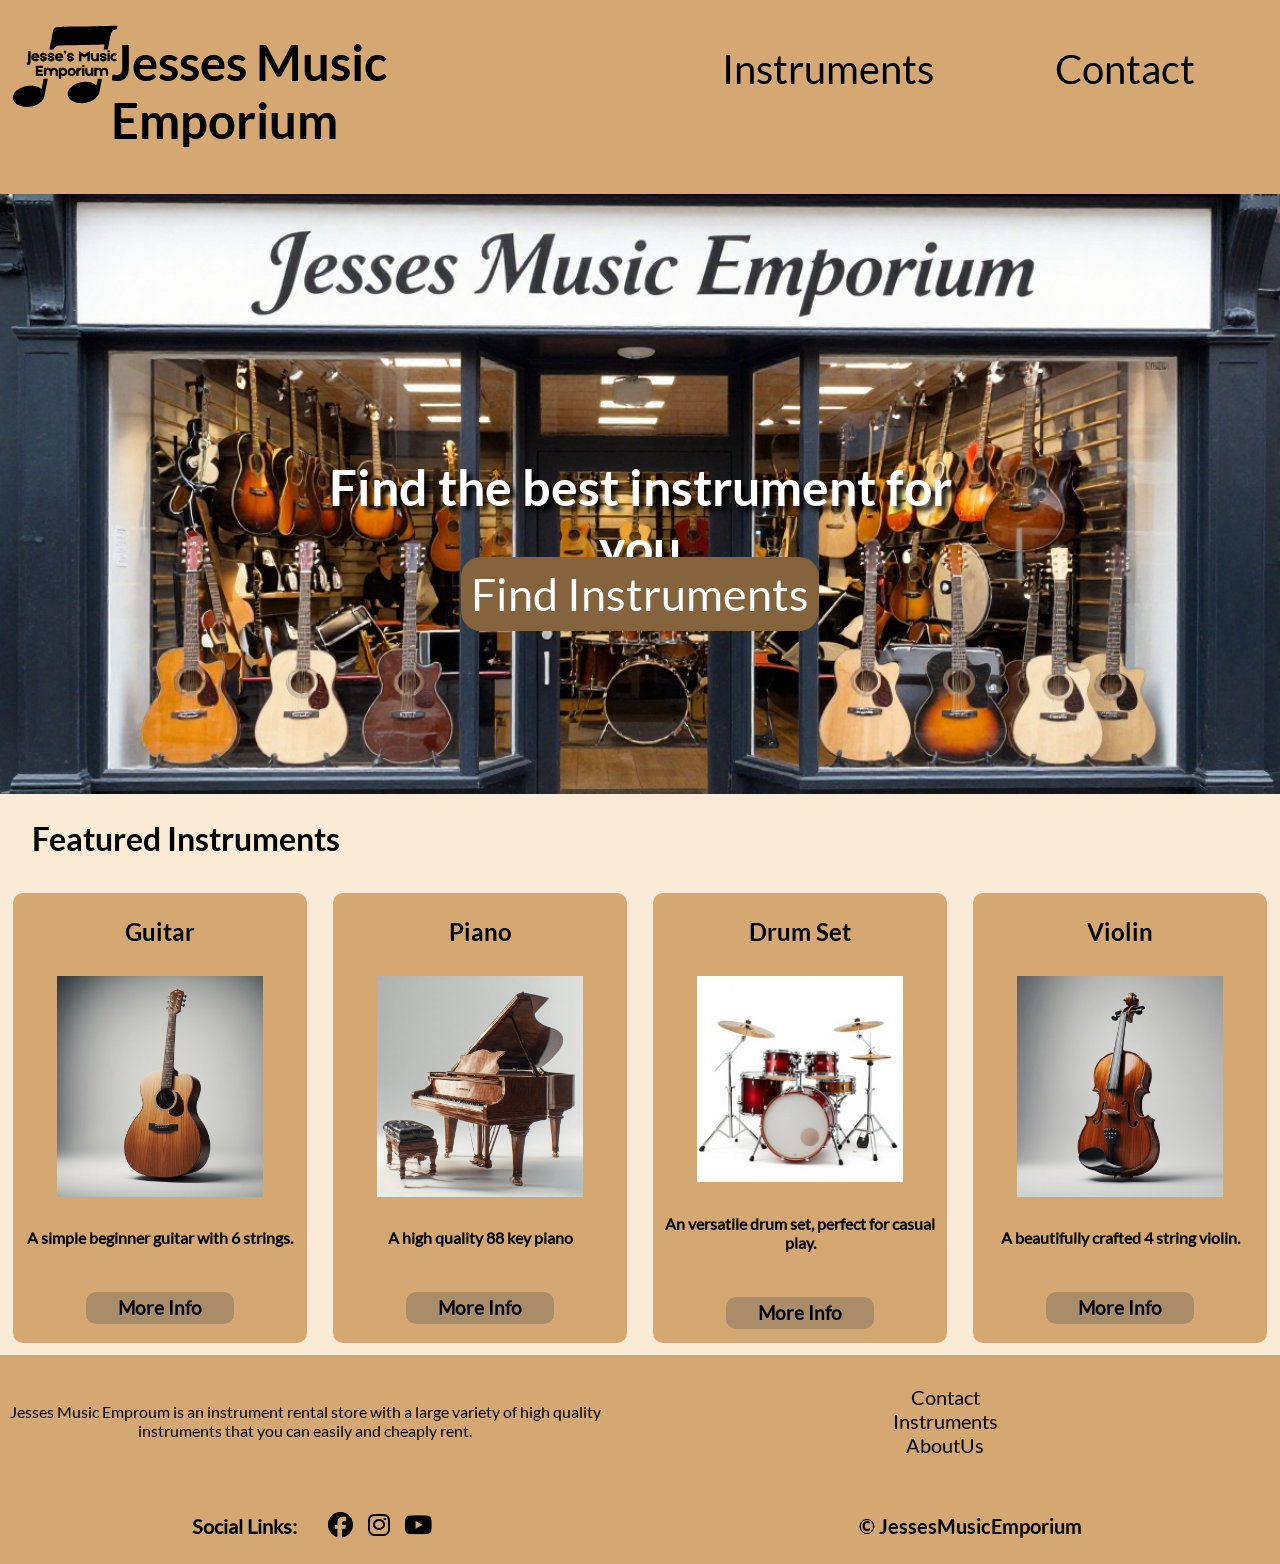
<file: index.html>
<!DOCTYPE html>
<html lang="en">
<head>
    <meta charset="UTF-8">
    <meta name="viewport" content="width=device-width, initial-scale=1.0">
    <title>Home - Jesses Music Emporium</title>
    <link rel="stylesheet" href="styles.css">
    <link rel="stylesheet" href="https://cdnjs.cloudflare.com/ajax/libs/font-awesome/6.5.1/css/all.min.css">
</head>
<body>
    <header class="head">
        <div class="container">
            <div class="logo">
                <a href="index.html">
                     <img href="index.html" class="logoImg" src="Images/jmLogo.svg" alt="Jesses Music Emporium Logo">
                </a>
            </div>
            <div class="title">
                <h1 class="titleText">Jesses Music Emporium</h1>
            </div>
            <div class="nav">
                <a class="instrumentsBTN" href="instruments.html">Instruments</a>
                <a class="contactBTN" href="contact.html">Contact</a>
            </div>
        </div>
    </header>
    
    <div class="hero-Section">
        <img class="Hero-StoreImg" src="Images/storeFront.jpg" alt="StoreImg">
        <h1 class="Hero-Text">Find the best instrument for you</h1>
        <a href="instruments.html">
            <h2 class="Hero-Button">Find Instruments</h2>
        </a>

    </div>

    <h1 class="Featured-Head">Featured Instruments</h1>
    <div class="FeaturedInstruments">
        <div class="Product">
            <h2 class="ProductTitle">Guitar</h2>
            <img class="ProductImg" src="Images/Guitar.png" alt="Guitar Image">
            <h4 class="ProductBlurb">A simple beginner guitar with 6 strings.</h4>
            <a class="ProductLink" href="contact.html">
                <h3 class="ProductLinkText">More Info</h3>
            </a>
        </div>
        <div class="Product">
            <h2 class="ProductTitle">Piano</h2>
            <img class="ProductImg" src="Images/Piano.png" alt="Piano Image">
            <h4 class="ProductBlurb">A high quality 88 key piano</h4>
            <a class="ProductLink" href="contact.html">
                <h3 class="ProductLinkText">More Info</h3>
            </a>
        </div>
        <div class="Product">
            <h2 class="ProductTitle">Drum Set</h2>
            <img class="ProductImg" src="Images/Dums.jpg" alt="Drums Image">
            <h4 class="ProductBlurb">An versatile drum set, perfect for casual play.</h4>
            <a class="ProductLink" href="contact.html">
                <h3 class="ProductLinkText">More Info</h3>
            </a>
        </div>
        <div class="Product">
            <h2 class="ProductTitle">Violin</h2>
            <img class="ProductImg" src="Images/Violin.png" alt="Violin Image">
            <h4 class="ProductBlurb">A beautifully crafted 4 string violin.</h4>
            <a class="ProductLink" href="contact.html">
                <h3 class="ProductLinkText">More Info</h3>
            </a>
        </div>
    </div>





    <footer>
        <div class="UpperAreaFooter">
            <div class="FooterBlurb">
                <h4 class="FooterBlurbText">
                    Jesses Music Emproum is an instrument rental store with a large variety of high quality instruments that you can easily and cheaply rent.
                </h4>
            </div>
            <div class="PageLinks">
                <a href="contact.html" class="ContactFooter">Contact</a>
                <a href="instruments.html" class="InstrumentsFooter">Instruments</a>
                <a href="aboutus.html" class="AboutusFooter">AboutUs</a>
            </div>
        </div>
        <div class="LowerAreaFooter">
            <div class="SocialIcons">
                <h3 class="SocialLinksText">Social Links: </h3>
                <a href="#" aria-label="Facebook">
                    <i class="fa-brands fa-facebook"></i>
                </a>
                <a href="#" aria-label="Instagram">
                    <i class="fa-brands fa-instagram"></i>
                </a>
                <a href="#" aria-label="Youtube">
                    <i class="fa-brands fa-youtube"></i>
                </a>
            </div>
            <div class="Copyright">
                <h4 class="copyrightText">&copy; JessesMusicEmporium</h4>
            </div>
        </div>
    </footer>
</body>
</html>
</file>
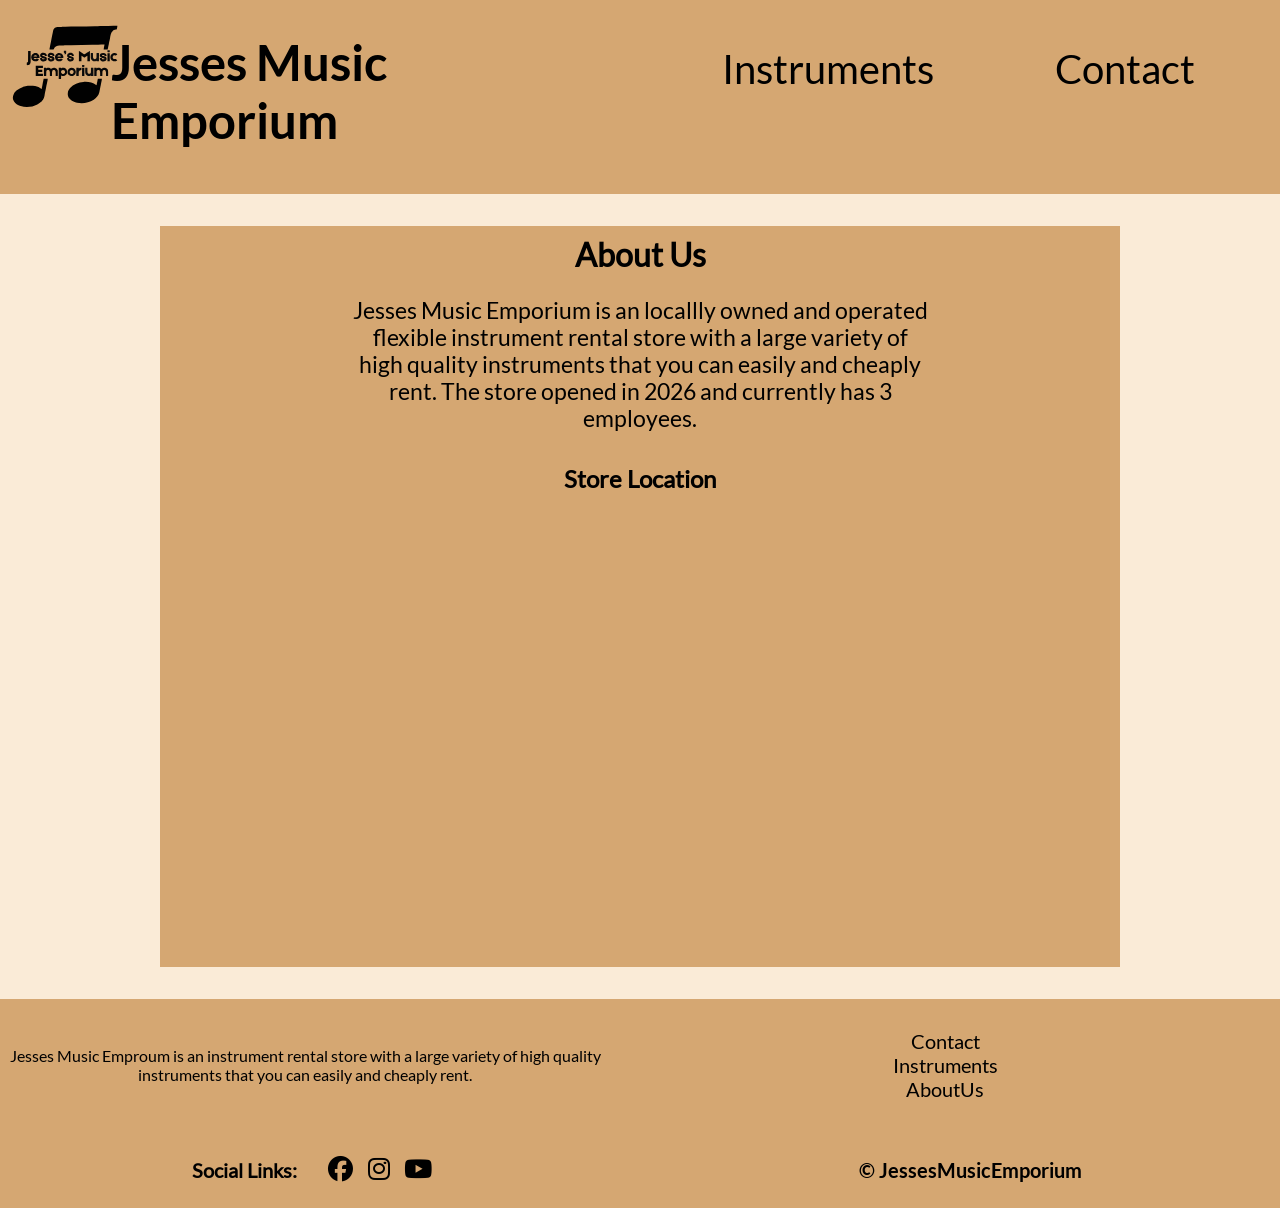
<file: aboutus.html>
<!DOCTYPE html>
<html lang="en">
<head>
    <meta charset="UTF-8">
    <meta name="viewport" content="width=device-width, initial-scale=1.0">
    <title>Home - Jesses Music Emporium</title>
    <link rel="stylesheet" href="styles.css">
    <link rel="stylesheet" href="https://cdnjs.cloudflare.com/ajax/libs/font-awesome/6.5.1/css/all.min.css">
</head>
<body>
    <header>
        <div class="container">
            <div class="logo">
                <a href="index.html">
                     <img href="index.html" class="logoImg" src="Images/jmLogo.svg" alt="Jesses Music Emporium Logo">
                </a>
            </div>
            <div class="title">
                <h1 class="titleText">Jesses Music Emporium</h1>
            </div>
            <div class="nav">
                <a class="instrumentsBTN" href="instruments.html">Instruments</a>
                <a class="contactBTN" href="contact.html">Contact</a>
            </div>
        </div>
    </header>
    


    <div class="AboutUsBody">
        <h1 class="AboutUsTitle">About Us</h1>
        <h3 class="AboutUsMain">Jesses Music Emporium is an locallly owned and operated flexible instrument rental store with a large variety of high quality instruments that you can easily and cheaply rent. The store opened in 2026 and currently has 3 employees.</h3>
        <h2 class="AboutUsSL">Store Location</h2>

        <!-- Google Maps Embed of the store location -->
       <iframe class="MapEmbed" src="https://www.google.com/maps/embed?pb=!1m18!1m12!1m3!1d1544.846257485146!2d174.6937052467982!3d-36.72360178483054!2m3!1f0!2f0!3f0!3m2!1i1024!2i768!4f13.1!3m3!1m2!1s0x6d0d3b8bfcb93905%3A0x4d3f65657e636f3d!2s4%20Gills%20Road%2C%20Albany%2C%20Auckland%200632!5e1!3m2!1sen!2snz!4v1791496052607!5m2!1sen!2snz" width="600" height="450" style="border:0;" allowfullscreen="" loading="lazy" referrerpolicy="strict-origin-when-cross-origin"></iframe>
    </div>





    <footer>
        <div class="UpperAreaFooter">
            <div class="FooterBlurb">
                <h4 class="FooterBlurbText">
                    Jesses Music Emproum is an instrument rental store with a large variety of high quality instruments that you can easily and cheaply rent.
                </h4>
            </div>
            <div class="PageLinks">
                <a href="contact.html" class="ContactFooter">Contact</a>
                <a href="instruments.html" class="InstrumentsFooter">Instruments</a>
                <a href="aboutus.html" class="AboutusFooter">AboutUs</a>
            </div>
        </div>
        <div class="LowerAreaFooter">
            <div class="SocialIcons">
                <h3 class="SocialLinksText">Social Links: </h3>
                <a href="#" aria-label="Facebook">
                    <i class="fa-brands fa-facebook"></i>
                </a>
                <a href="#" aria-label="Instagram">
                    <i class="fa-brands fa-instagram"></i>
                </a>
                <a href="#" aria-label="Youtube">
                    <i class="fa-brands fa-youtube"></i>
                </a>
            </div>
            <div class="Copyright">
                <h4 class="copyrightText">&copy; JessesMusicEmporium</h4>
            </div>
        </div>
    </footer>
</body>
</html>
</file>
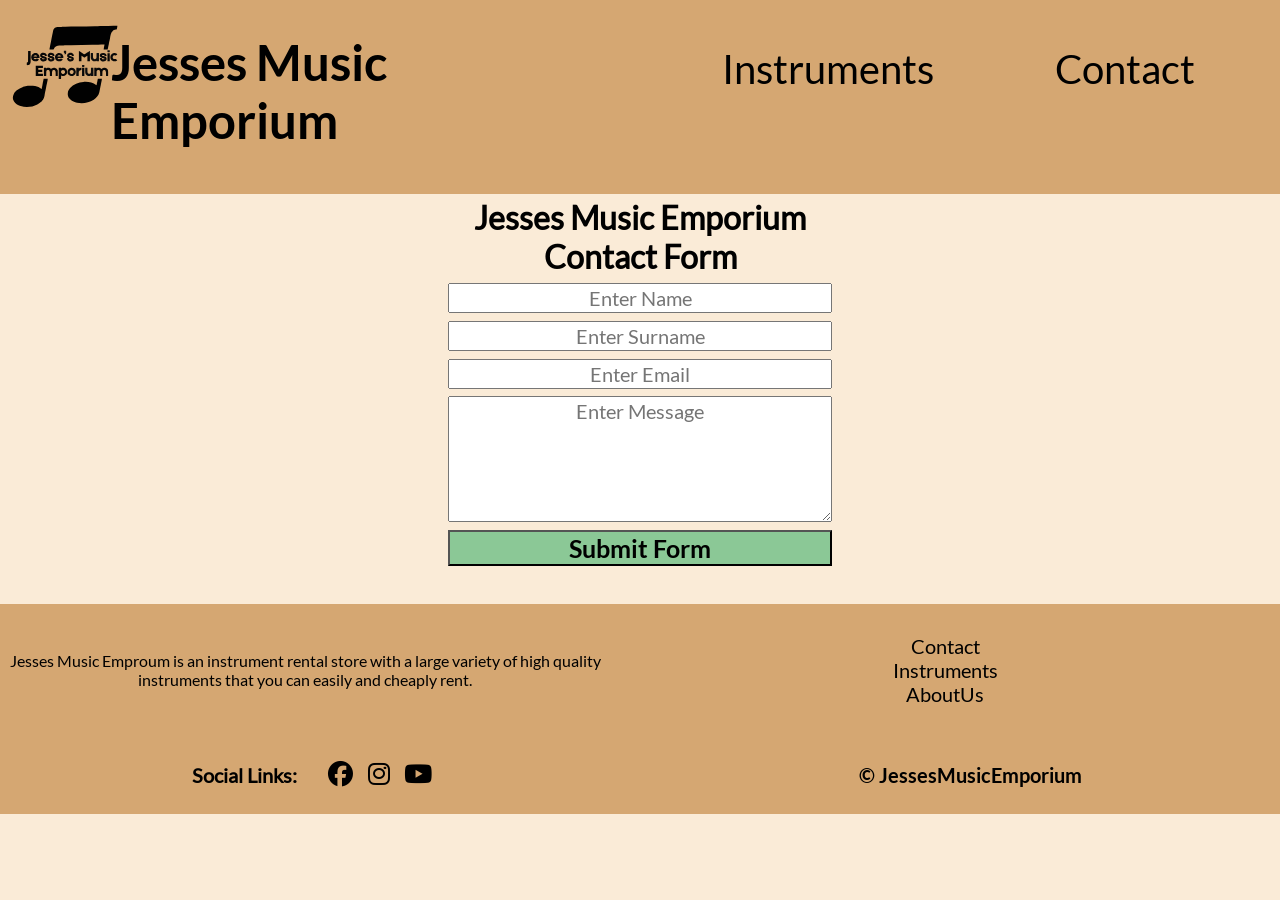
<file: contact.html>
<!DOCTYPE html>
<html lang="en">
<head>
    <meta charset="UTF-8">
    <meta name="viewport" content="width=device-width, initial-scale=1.0">
    <title>Home - Jesses Music Emporium</title>
    <link rel="stylesheet" href="styles.css">
    <link rel="stylesheet" href="https://cdnjs.cloudflare.com/ajax/libs/font-awesome/6.5.1/css/all.min.css">
</head>
<body>
    <header>
        <div class="container">
            <div class="logo">
                <a href="index.html">
                     <img href="index.html" class="logoImg" src="Images/jmLogo.svg" alt="Jesses Music Emporium Logo">
                </a>
            </div>
            <div class="title">
                <h1 class="titleText">Jesses Music Emporium</h1>
            </div>
            <div class="nav">
                <a class="instrumentsBTN" href="instruments.html">Instruments</a>
                <a class="contactBTN" href="contact.html">Contact</a>
            </div>
        </div>
    </header>
    


    
    <div class="FormBox">
        <form class="FORM" action="https://formspree.io/f/xvkopepl" method="post">
            <h1 class="FORMtitle">Jesses Music Emporium Contact Form</h1>
            <input class="FORMname" type="text" name="Name" placeholder="Enter Name" autocomplete="off" required>
            <input class="FORMsurname "type="text" name="Surname" placeholder="Enter Surname" autocomplete="off" required>
            <input class="FORMemail" type="text" name="Email" placeholder="Enter Email" autocomplete="off" required>
            <textarea class="FORMmsg" rows="5" cols="60" name="message" placeholder="Enter Message" autocomplete="off" required></textarea>
            <button class="FORMsbmt" type="submit">Submit Form</button>
        </form>
    </div>




    <footer>
        <div class="UpperAreaFooter">
            <div class="FooterBlurb">
                <h4 class="FooterBlurbText">
                    Jesses Music Emproum is an instrument rental store with a large variety of high quality instruments that you can easily and cheaply rent.
                </h4>
            </div>
            <div class="PageLinks">
                <a href="contact.html" class="ContactFooter">Contact</a>
                <a href="instruments.html" class="InstrumentsFooter">Instruments</a>
                <a href="aboutus.html" class="AboutusFooter">AboutUs</a>
            </div>
        </div>
        <div class="LowerAreaFooter">
            <div class="SocialIcons">
                <h3 class="SocialLinksText">Social Links: </h3>
                <a href="https://www.facebook.com/" aria-label="Facebook">
                    <i class="fa-brands fa-facebook"></i>
                </a>
                <a href="https://www.instagram.com/" aria-label="Instagram">
                    <i class="fa-brands fa-instagram"></i>
                </a>
                <a href="https://www.youtube.com/" aria-label="Youtube">
                    <i class="fa-brands fa-youtube"></i>
                </a>
            </div>
            <div class="Copyright">
                <h4 class="copyrightText">&copy; JessesMusicEmporium</h4>
            </div>
        </div>
    </footer>
</body>
</html>
</file>
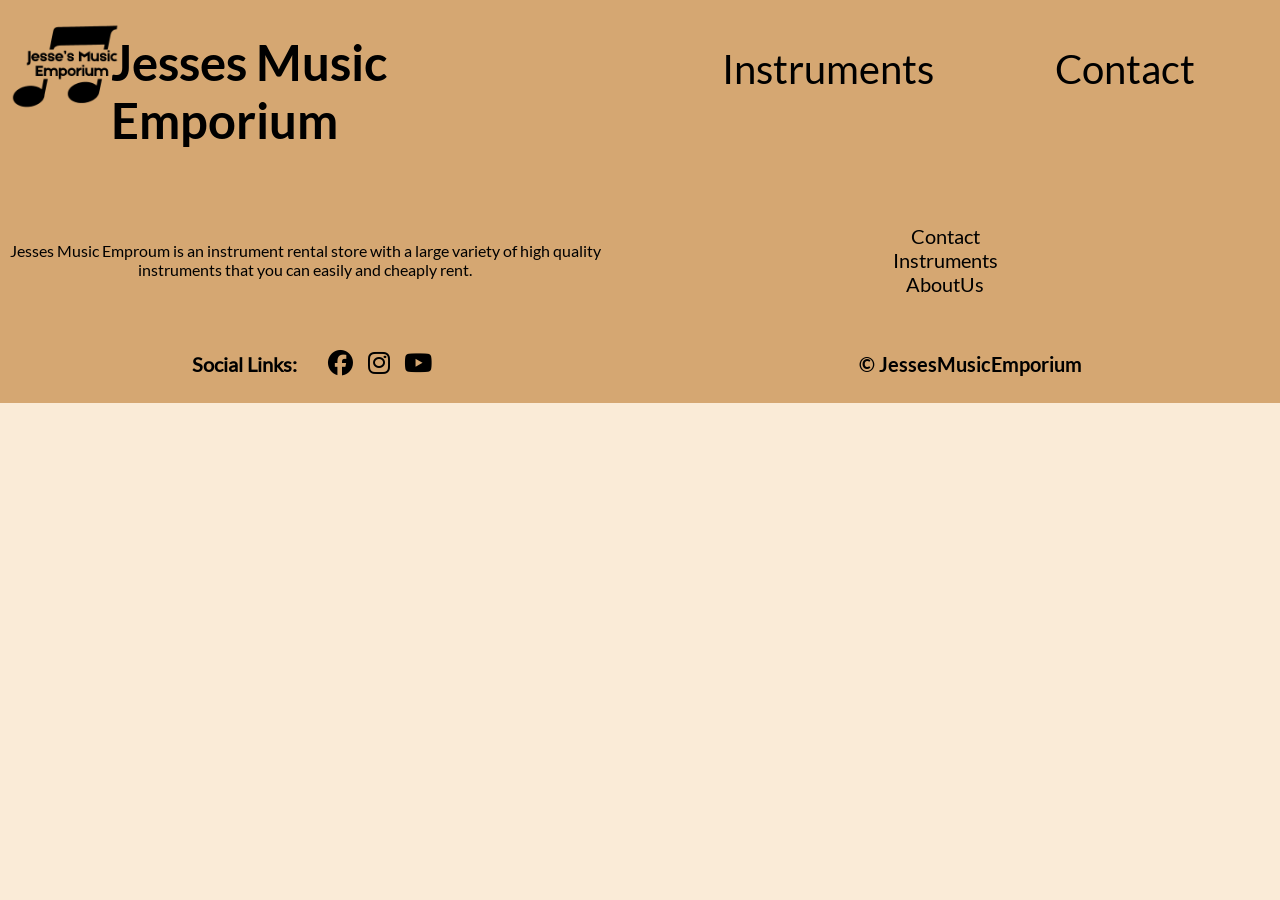
<file: instrumentinfo.html>
<!DOCTYPE html>
<html lang="en">
<head>
    <meta charset="UTF-8">
    <meta name="viewport" content="width=device-width, initial-scale=1.0">
    <title>Home - Jesses Music Emporium</title>
    <link rel="stylesheet" href="styles.css">
    <link rel="stylesheet" href="https://cdnjs.cloudflare.com/ajax/libs/font-awesome/6.5.1/css/all.min.css">
</head>
<body>
    <header>
        <div class="container">
            <div class="logo">
                <a href="index.html">
                     <img href="index.html" class="logoImg" src="/Images/jmLogo.png" alt="Jesses Music Emporium Logo">
                </a>
            </div>
            <div class="title">
                <h1 class="titleText">Jesses Music Emporium</h1>
            </div>
            <div class="nav">
                <a class="instrumentsBTN" href="index.html">Instruments</a>
                <a class="contactBTN" href="contact.html">Contact</a>
            </div>
        </div>
    </header>
    


    





    <footer>
        <div class="UpperAreaFooter">
            <div class="FooterBlurb">
                <h4 class="FooterBlurbText">
                    Jesses Music Emproum is an instrument rental store with a large variety of high quality instruments that you can easily and cheaply rent.
                </h4>
            </div>
            <div class="PageLinks">
                <a href="#" class="ContactFooter">Contact</a>
                <a href="#" class="InstrumentsFooter">Instruments</a>
                <a href="#" class="AboutusFooter">AboutUs</a>
            </div>
        </div>
        <div class="LowerAreaFooter">
            <div class="SocialIcons">
                <h3 class="SocialLinksText">Social Links: </h3>
                <a href="#" aria-label="Facebook">
                    <i class="fa-brands fa-facebook"></i>
                </a>
                <a href="#" aria-label="Instagram">
                    <i class="fa-brands fa-instagram"></i>
                </a>
                <a href="#" aria-label="Youtube">
                    <i class="fa-brands fa-youtube"></i>
                </a>
            </div>
            <div class="Copyright">
                <h4 class="copyrightText">&copy; JessesMusicEmporium</h4>
            </div>
        </div>
    </footer>
</body>
</html>
</file>
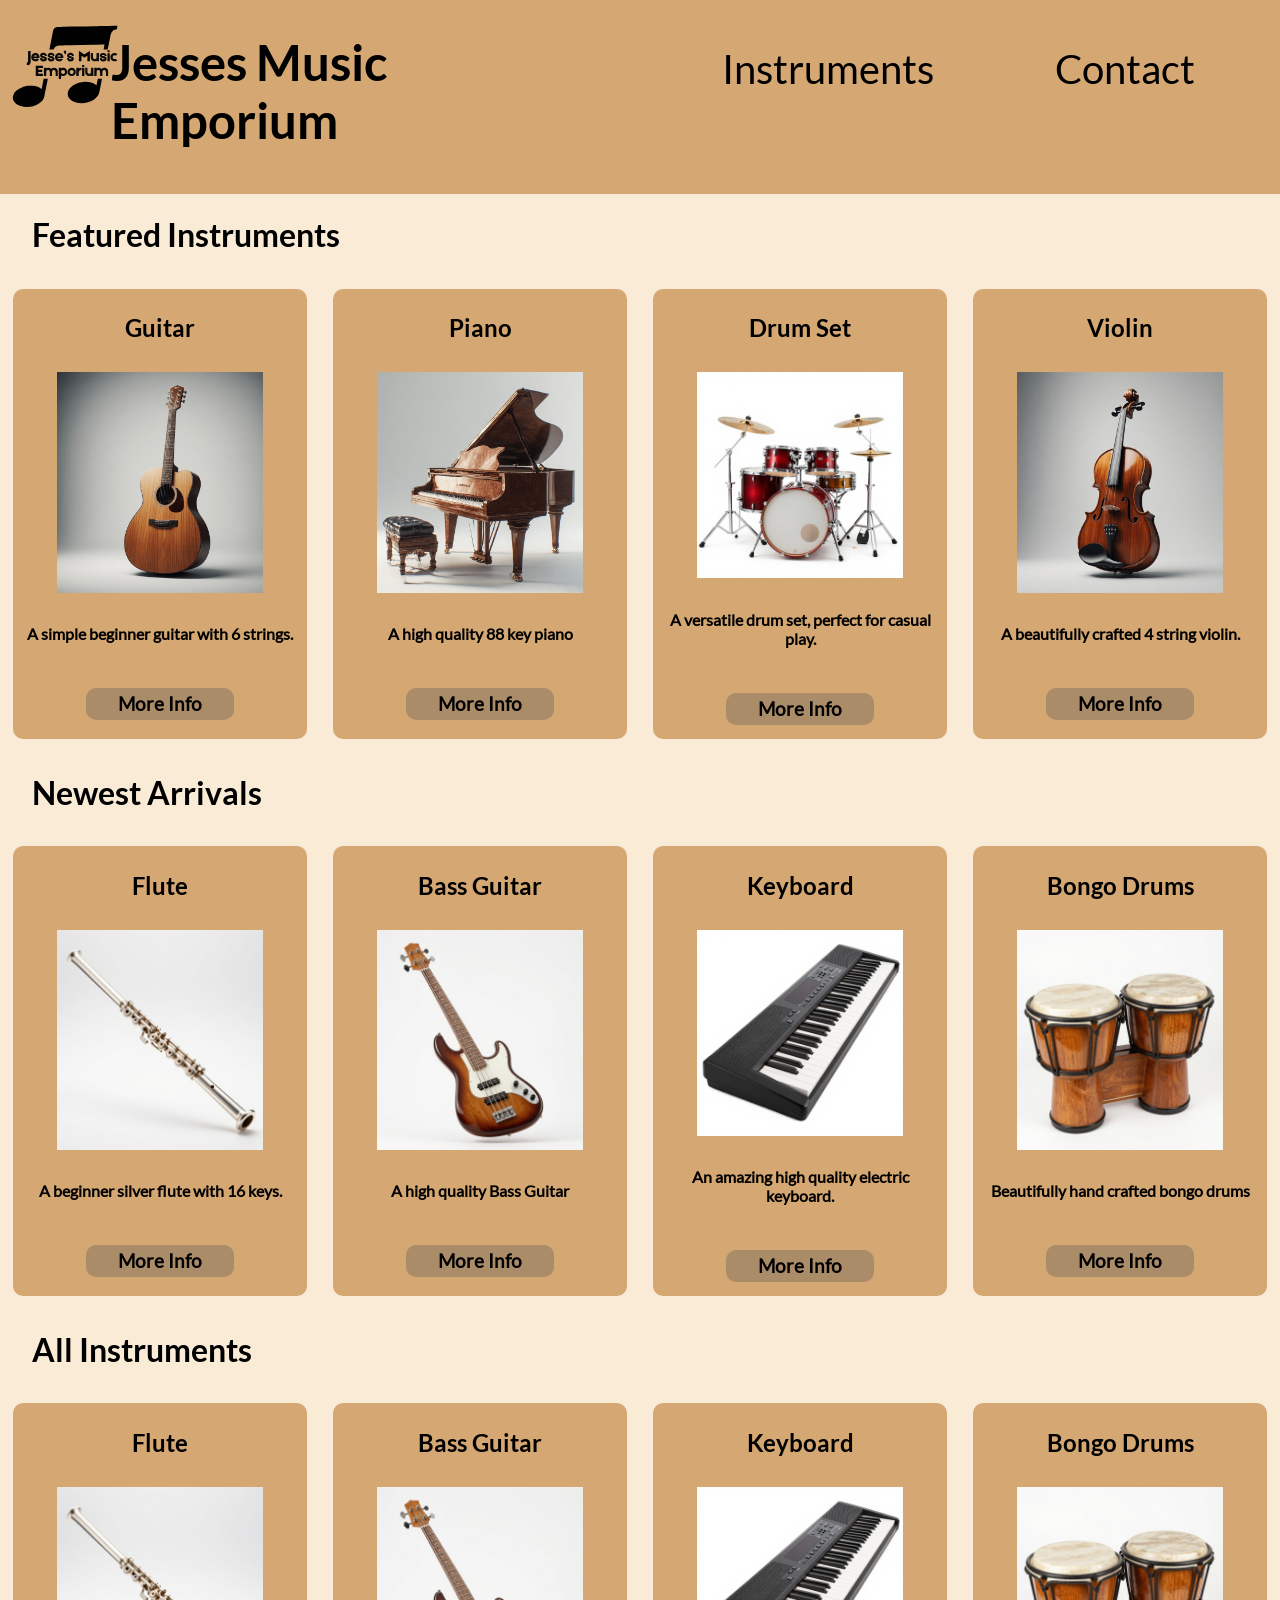
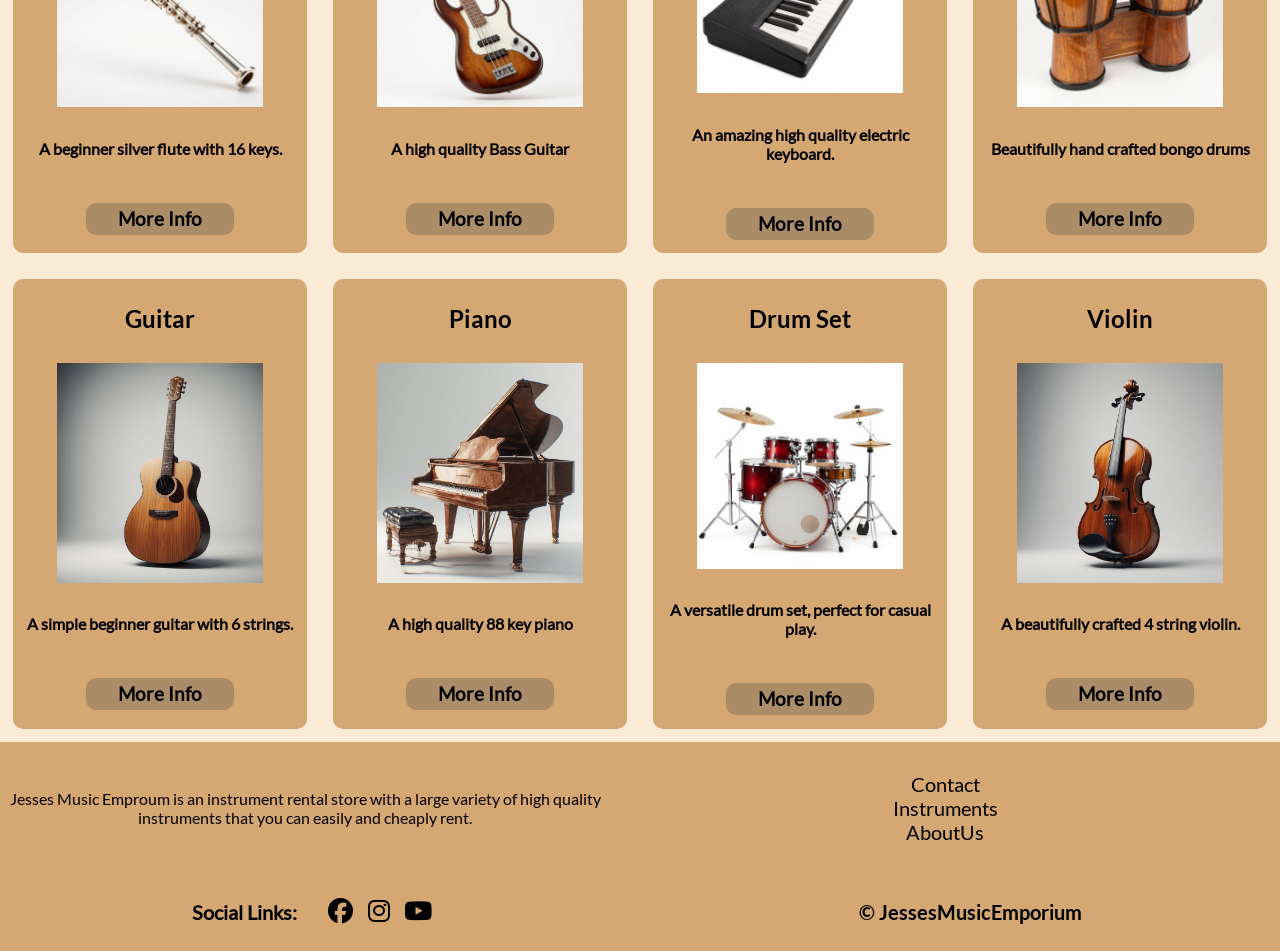
<file: instruments.html>
<!DOCTYPE html>
<html lang="en">
<head>
    <meta charset="UTF-8">
    <meta name="viewport" content="width=device-width, initial-scale=1.0">
    <title>Home - Jesses Music Emporium</title>
    <link rel="stylesheet" href="styles.css">
    <link rel="stylesheet" href="https://cdnjs.cloudflare.com/ajax/libs/font-awesome/6.5.1/css/all.min.css">
</head>
<body>
    <header>
        <div class="container">
            <div class="logo">
                <a href="index.html">
                     <img href="index.html" class="logoImg" src="Images/jmLogo.svg" alt="Jesses Music Emporium Logo">
                </a>
            </div>
            <div class="title">
                <h1 class="titleText">Jesses Music Emporium</h1>
            </div>
            <div class="nav">
                <a class="instrumentsBTN" href="instruments.html">Instruments</a>
                <a class="contactBTN" href="contact.html">Contact</a>
            </div>
        </div>
    </header>
    
    <!-- This is the featured section-->
    <h1 class="Featured-Head">Featured Instruments</h1>
    <div class="FeaturedInstruments">
        <div class="Product">
            <h2 class="ProductTitle">Guitar</h2>
            <img class="ProductImg" src="Images/Guitar.png" alt="Product Image">
            <h4 class="ProductBlurb">A simple beginner guitar with 6 strings.</h4>
            <a class="ProductLink" href="contact.html">
                <h3 class="ProductLinkText">More Info</h3>
            </a>
        </div>
        <div class="Product">
            <h2 class="ProductTitle">Piano</h2>
            <img class="ProductImg" src="Images/Piano.png" alt="Product Image">
            <h4 class="ProductBlurb">A high quality 88 key piano</h4>
            <a class="ProductLink" href="contact.html">
                <h3 class="ProductLinkText">More Info</h3>
            </a>
        </div>
        <div class="Product">
            <h2 class="ProductTitle">Drum Set</h2>
            <img class="ProductImg" src="Images/Dums.jpg" alt="Product Image">
            <h4 class="ProductBlurb">A versatile drum set, perfect for casual play.</h4>
            <a class="ProductLink" href="contact.html">
                <h3 class="ProductLinkText">More Info</h3>
            </a>
        </div>
        <div class="Product">
            <h2 class="ProductTitle">Violin</h2>
            <img class="ProductImg" src="Images/Violin.png" alt="Product Image">
            <h4 class="ProductBlurb">A beautifully crafted 4 string violin.</h4>
            <a class="ProductLink" href="contact.html">
                <h3 class="ProductLinkText">More Info</h3>
            </a>
        </div>
    </div>

    <!-- This is the newest arrivals section-->
    <h1 class="Featured-Head">Newest Arrivals</h1>
    <div class="FeaturedInstruments">
        <div class="Product">
            <h2 class="ProductTitle">Flute</h2>
            <img class="ProductImg" src="Images/flute.png" alt="Flute Image">
            <h4 class="ProductBlurb">A beginner silver flute with 16 keys.</h4>
            <a class="ProductLink" href="contact.html">
                <h3 class="ProductLinkText">More Info</h3>
            </a>
        </div>
        <div class="Product">
            <h2 class="ProductTitle">Bass Guitar</h2>
            <img class="ProductImg" src="Images/bass.png" alt="Bass Guitar Image">
            <h4 class="ProductBlurb">A high quality Bass Guitar</h4>
            <a class="ProductLink" href="contact.html">
                <h3 class="ProductLinkText">More Info</h3>
            </a>
        </div>
        <div class="Product">
            <h2 class="ProductTitle">Keyboard</h2>
            <img class="ProductImg" src="Images/keyboard.png" alt="Keyboard Image">
            <h4 class="ProductBlurb">An amazing high quality electric keyboard.</h4>
            <a class="ProductLink" href="contact.html">
                <h3 class="ProductLinkText">More Info</h3>
            </a>
        </div>
        <div class="Product">
            <h2 class="ProductTitle">Bongo Drums</h2>
            <img class="ProductImg" src="Images/bongo.png" alt="Bongo Drums Image">
            <h4 class="ProductBlurb">Beautifully hand crafted bongo drums</h4>
            <a class="ProductLink" href="contact.html">
                <h3 class="ProductLinkText">More Info</h3>
            </a>
        </div>
    </div>

    <!-- This is the All instruments section, it contains all the instruments -->
    <h1 class="Featured-Head">All Instruments</h1>
    <div class="FeaturedInstruments">
        <div class="Product">
            <h2 class="ProductTitle">Flute</h2>
            <img class="ProductImg" src="Images/flute.png" alt="Product Image">
            <h4 class="ProductBlurb">A beginner silver flute with 16 keys.</h4>
            <a class="ProductLink" href="contact.html">
                <h3 class="ProductLinkText">More Info</h3>
            </a>
        </div>
        <div class="Product">
            <h2 class="ProductTitle">Bass Guitar</h2>
            <img class="ProductImg" src="Images/bass.png" alt="Product Image">
            <h4 class="ProductBlurb">A high quality Bass Guitar</h4>
            <a class="ProductLink" href="contact.html">
                <h3 class="ProductLinkText">More Info</h3>
            </a>
        </div>
        <div class="Product">
            <h2 class="ProductTitle">Keyboard</h2>
            <img class="ProductImg" src="Images/keyboard.png" alt="Product Image">
            <h4 class="ProductBlurb">An amazing high quality electric keyboard.</h4>
            <a class="ProductLink" href="contact.html">
                <h3 class="ProductLinkText">More Info</h3>
            </a>
        </div>
        <div class="Product">
            <h2 class="ProductTitle">Bongo Drums</h2>
            <img class="ProductImg" src="Images/bongo.png" alt="Product Image">
            <h4 class="ProductBlurb">Beautifully hand crafted bongo drums</h4>
            <a class="ProductLink" href="contact.html">
                <h3 class="ProductLinkText">More Info</h3>
            </a>
        </div> 
    </div>
    <div class="FeaturedInstruments">
        <div class="Product">
            <h2 class="ProductTitle">Guitar</h2>
            <img class="ProductImg" src="Images/Guitar.png" alt="Product Image">
            <h4 class="ProductBlurb">A simple beginner guitar with 6 strings.</h4>
            <a class="ProductLink" href="contact.html">
                <h3 class="ProductLinkText">More Info</h3>
            </a>
        </div>
        <div class="Product">
            <h2 class="ProductTitle">Piano</h2>
            <img class="ProductImg" src="Images/Piano.png" alt="Product Image">
            <h4 class="ProductBlurb">A high quality 88 key piano</h4>
            <a class="ProductLink" href="contact.html">
                <h3 class="ProductLinkText">More Info</h3>
            </a>
        </div>
        <div class="Product">
            <h2 class="ProductTitle">Drum Set</h2>
            <img class="ProductImg" src="Images/Dums.jpg" alt="Product Image">
            <h4 class="ProductBlurb">A versatile drum set, perfect for casual play.</h4>
            <a class="ProductLink" href="contact.html">
                <h3 class="ProductLinkText">More Info</h3>
            </a>
        </div>
        <div class="Product">
            <h2 class="ProductTitle">Violin</h2>
            <img class="ProductImg" src="Images/Violin.png" alt="Product Image">
            <h4 class="ProductBlurb">A beautifully crafted 4 string violin.</h4>
            <a class="ProductLink" href="contact.html">
                <h3 class="ProductLinkText">More Info</h3>
            </a>
        </div>
    </div>





    <footer>
        <div class="UpperAreaFooter">
            <div class="FooterBlurb">
                <h4 class="FooterBlurbText">
                    Jesses Music Emproum is an instrument rental store with a large variety of high quality instruments that you can easily and cheaply rent.
                </h4>
            </div>
            <div class="PageLinks">
                <a href="contact.html" class="ContactFooter">Contact</a>
                <a href="instruments.html" class="InstrumentsFooter">Instruments</a>
                <a href="aboutus.html" class="AboutusFooter">AboutUs</a>
            </div>
        </div>
        <div class="LowerAreaFooter">
            <div class="SocialIcons">
                <h3 class="SocialLinksText">Social Links: </h3>
                <a href="#" aria-label="Facebook">
                    <i class="fa-brands fa-facebook"></i>
                </a>
                <a href="#" aria-label="Instagram">
                    <i class="fa-brands fa-instagram"></i>
                </a>
                <a href="#" aria-label="Youtube">
                    <i class="fa-brands fa-youtube"></i>
                </a>
            </div>
            <div class="Copyright">
                <h4 class="copyrightText">&copy; JessesMusicEmporium</h4>
            </div>
        </div>
    </footer>
</body>
</html>
</file>
<file: styles.css>
/* I am importing my own font that I used in my design tiles, I need a regular and bold version */

@font-face {
  font-family: 'latoRegular';
  src: url('Fonts/Lato/Lato-Regular.ttf') format('truetype');
  font-weight: normal;
  font-style: normal;
  font-display: swap;
}
@font-face {
  font-family: 'latoBold';
  src: url('Fonts/Lato/Lato-Bold.ttf') format('truetype');
  font-weight: bold;
  font-style: normal;
  font-display: swap;
}

/* Header CSS */

body {
    border: none;
    margin: 0;
    padding: 0;
    background-color: antiquewhite;
}

.head {
    background-color: #d5a772;
}

.container {
    background-color: #d5a772;
    display: flex;
    flex-direction: row;
}

.logo {
    display: flex;
   /* outline: 2px;
    outline-style: solid;*/
    width: 10%;
    height: 100%;
}

.logoImg {
    width:auto;
    height:109px;
    vertical-align: bottom;
    padding-left: 10%;
    padding-top: 15px;
}

.title {
    display: flex;
    /* outline: 2px;
    outline-style: solid;*/
    width: 45%;
    height: 100%;
}

.titleText {
    color: hwb(0 0% 100%);
    font-family: latoBold;
    font-weight: bold;
    font-size: 49px;
    margin-bottom: 45px;
}

.nav {
    display: flex;
    /*outline: 2px;
    outline-style: solid; */
    width: 60%;
    height: 100%;
}

.instrumentsBTN {
    vertical-align: middle;
    font-family: latoRegular;
    text-decoration: none;
    color: black;
    font-size: 40px;
    margin-top: 35px;
	margin-bottom: 0px;
    margin-left: 15%;
    padding: 10px;
}

.contactBTN {
    vertical-align: middle;
    font-family: latoRegular;
    text-decoration: none;
    color: black;
    font-size: 40px;
    margin-top: 35px;
	margin-bottom: 0px;
    margin-left: 15%;
    padding: 10px;
}

.instrumentsBTN:hover {
    background-color:#ab8c69;
    border-radius: 5px;
    padding: 10px;
}

.contactBTN:hover {
    background-color:#ab8c69;
    border-radius: 5px;
    padding: 10px;
}


/* Index Page CSS */

.hero-Section {
    position: relative;
    text-align: center;
}

.Hero-StoreImg {
    width: 100%;
    height: 600px;
    object-fit: cover;
    object-position: center;
}

.Hero-Text {
    position: absolute;
    top:40%;
    left:50%;
    transform: translate(-50%, -10%);

    font-size: 50px;
    font-family: latoBold;
    color: white;
    z-index: 1;
    text-shadow: 5px 5px 5px rgba(0, 0, 0, 0.95);
}

.Hero-Button {
    position: absolute;
    top:60%;
    left:50%;
    transform: translate(-50%, -50%);

    font-size: 45px;
    font-family: latoRegular;
    font-weight: 50;
    color: white;
    z-index: 1;

    background-color: #85633c;
    padding: 10px;
    border-radius: 20px;
}

.Hero-Button:hover {
    font-size: 50px;
    background-color: #6f5231;
}


/* Footer CSS */

footer {
    background-color: #d5a772;
}

.UpperAreaFooter {
    display: flex;
    flex-direction: row;
}

.LowerAreaFooter {
    display: flex;
    flex-direction: row;
}

.SocialIcons {
    display: flex;
    width: 50%;
    flex-direction: row;
    vertical-align: middle;
    padding-left: 5%;
}

.PageLinks {
    display: flex;
    width:  50%;
    flex-direction: column;
    align-items: center;
    margin: 30px;
}

.PageLinks a {
    text-decoration: none;
    color: black;
    font-family: latoRegular;
    font-size: 20px;
}

.PageLinks a:hover {
    font-size: 25px;
    font-weight: bold;
}

.Copyright {
    display: flex;
    width: 50%;
    padding-right: 10%;
}

.FooterBlurb {
    display: flex;
    width: 50%;
}

.copyrightText {
    font-family: latoBold;
    margin-left: 5%;
    text-align: center;
    font-size: 20px;
}

@media (min-width: 1024px) {
  .copyrightText {
    margin-left: 39%;
  }
  .SocialIcons {
    padding-left: 15%;
  }
}


.FooterBlurbText {
    font-family: latoRegular;
    font-weight: 50;
    text-align: left;
    margin: auto;
    text-align: center;
}

.SocialIcons a {
    font-size: 25px;
    color: black;
    margin-top: auto;
    margin-bottom: auto;
    margin-left: 1.5%;
    margin-right: 1.5%;
}

.SocialIcons a:hover {
    font-size: 30px;
    color: rgb(51, 51, 51);
}

.SocialLinksText {
    font-family: latoRegular;
    font-size: 20px;
    margin-top: auto;
    margin-bottom: auto;
    margin-right: 5%;
}

/* Featured Instruments */

.Featured-Head {
    font-family: latoBold;
    padding-left: 2.5%;
}

.FeaturedInstruments {
    display: flex;
    flex-direction: row;
}



/* Product Css */

.Product {
    background-color: #d5a772;
    border-radius: 10px;
    width: 25%;
    height: 450px;
    margin: 1%;
    display: flex;
    flex-direction: column;
    text-align: center;

}

.ProductTitle {
    font-family: latoBold;
    padding: 5px;
}

.ProductImg{
    height: 50%;
    width: auto;
    padding: 5px;
    padding-left: 15%;
    padding-right: 15%;
    aspect-ratio: 1/1;
    object-fit: cover;

}

.ProductLink {
    text-decoration: none;
}

.ProductBlurb {
    font-family: latoRegular;
    padding: 5px;
    text-decoration: none;
}

.ProductLinkText {
    font-family: latoRegular;
    padding: 5px;
    background-color: #ab8c69;
    color: black;
    text-decoration: none;
    margin-left: 25%;
    margin-right: 25%;
    border-radius: 10px;
}

.ProductLinkText:hover {
    font-family: latoRegular;
    padding: 5px;
    background-color: #6f5231;
    color: black;
    text-decoration: none;
    margin-left: 25%;
    margin-right: 25%;
    border-radius: 10px;
}


/* Form Css */

.FORM {
    display: flex;
    flex-direction: column;
    margin-left: 35%;
    margin-right: 35%;
}


.FORMtitle {
    margin-top: 1%;
    margin-bottom: 1%;
    text-align: center;
    font-family: latoRegular;

}

.FORMname {
    margin-top: 1%;
    margin-bottom: 1%;
    text-align: center;
    font-family: latoRegular;
    font-weight: 50;
    font-size: 20px;
}

.FORMsurname {
    margin-top: 1%;
    margin-bottom: 1%;
    text-align: center;
    font-family: latoRegular;
    font-weight: 50;
    font-size: 20px;
}

.FORMemail {
    margin-top: 1%;
    margin-bottom: 1%;
    text-align: center;
    font-family: latoRegular;
    font-weight: 50;
    font-size: 20px;
}

.FORMmsg {
    margin-top: 1%;
    margin-bottom: 1%;
    text-align: center;
    font-family: latoRegular;
    font-weight: 50;
    font-size: 20px;
}

.FORMsbmt {
    margin-top: 1%;
    margin-bottom: 10%;
    text-align: center;
    font-family: latoBold;
    background-color: #8bc896;
    font-size: 25px;
}

.FORMsbmt:hover {
    background-color: #5d9d68;
    cursor: pointer;
}


.AboutUsBody {
    width: 75%;
    align-items: center;
    aspect-ratio: 1/0.35;
    background-color: #d5a772;
    margin-left: 12.5%;
    margin-right: 12.5%;
    margin-top: 2.5%;
    margin-bottom: 2.5%;
}

.AboutUsTitle {
    font-family: latoRegular;
    text-align: center;
    padding-top: 1%;
}

.AboutUsMain {
    font-family: latoRegular;
    font-size: 22.5px;
    font-weight: 50;
    text-align: center;
    padding-left: 20%;
    padding-right: 20%;
}

.AboutUsSL {
    font-family: latoRegular;
    text-align: center;
    padding-top: 1%;
}

.MapEmbed {
    padding-left: 25%;
    padding-right: 25%;
    width: 50%;
}
</file>
